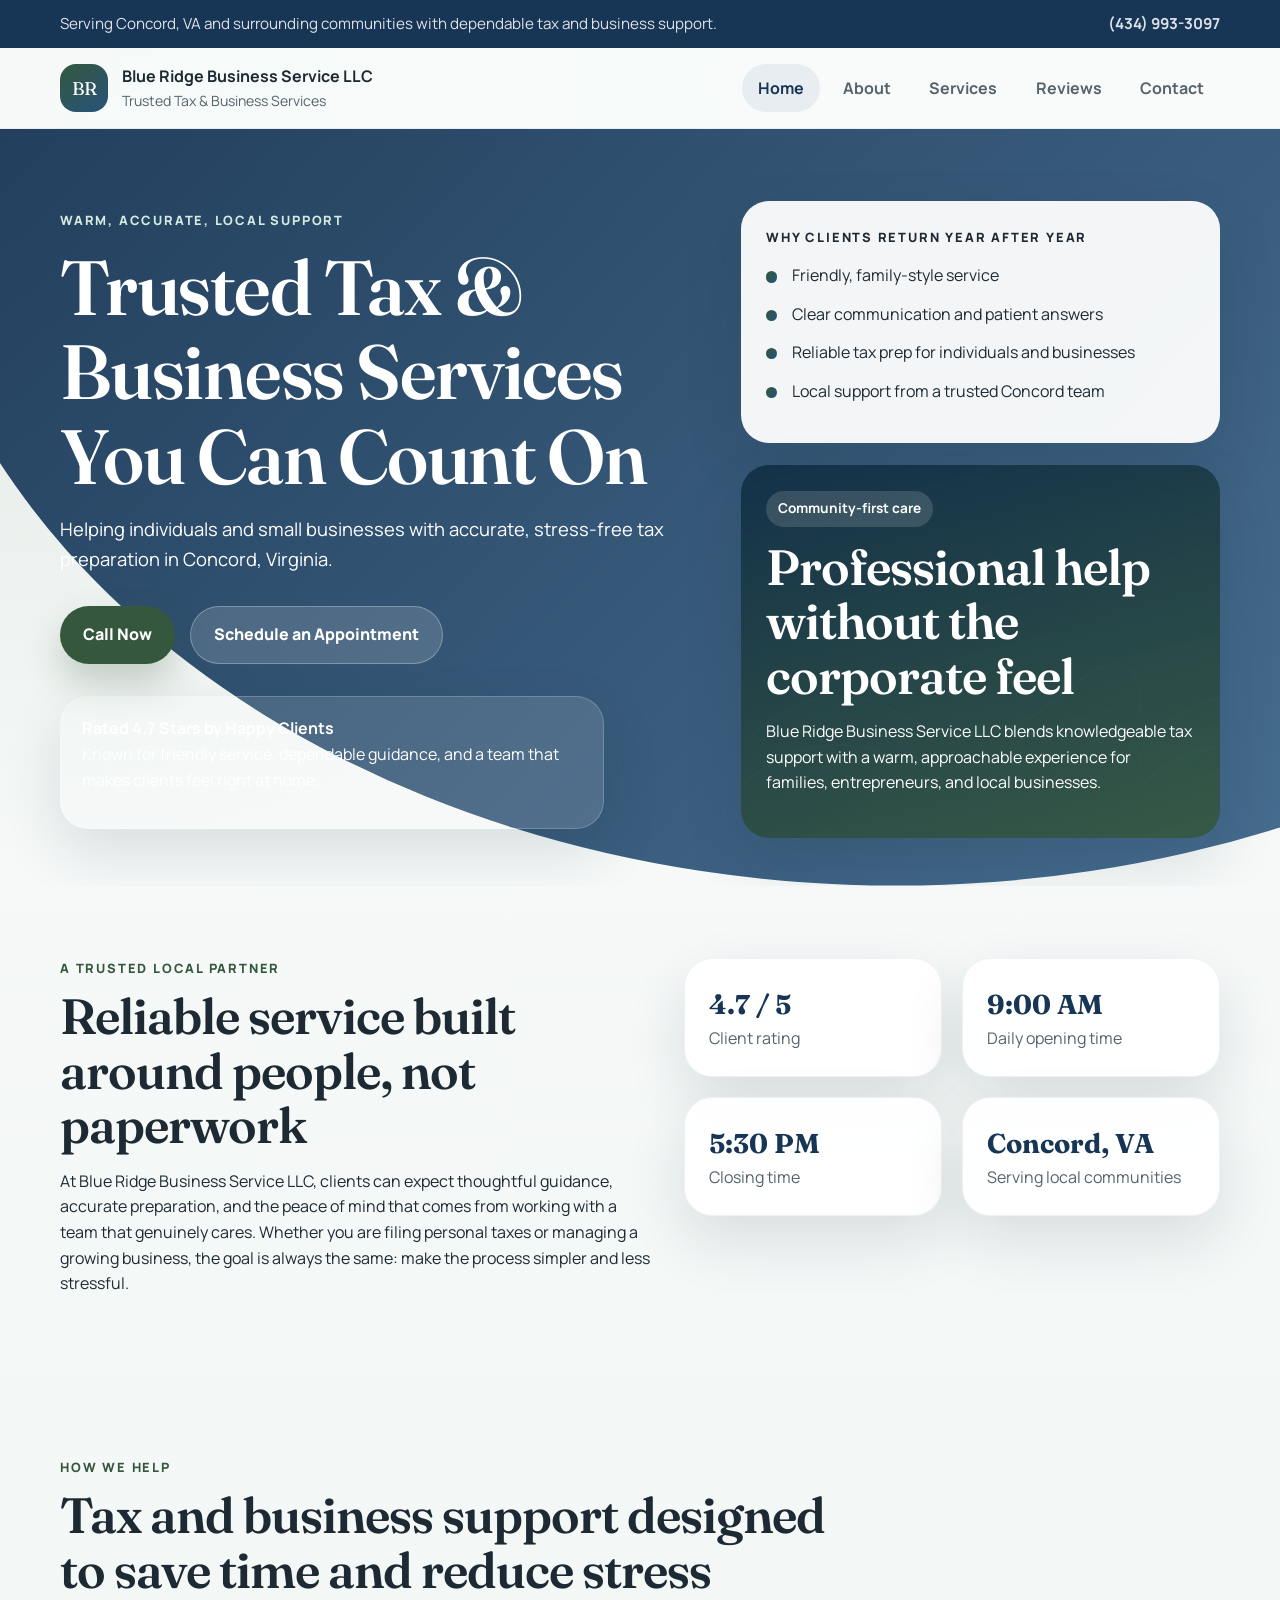
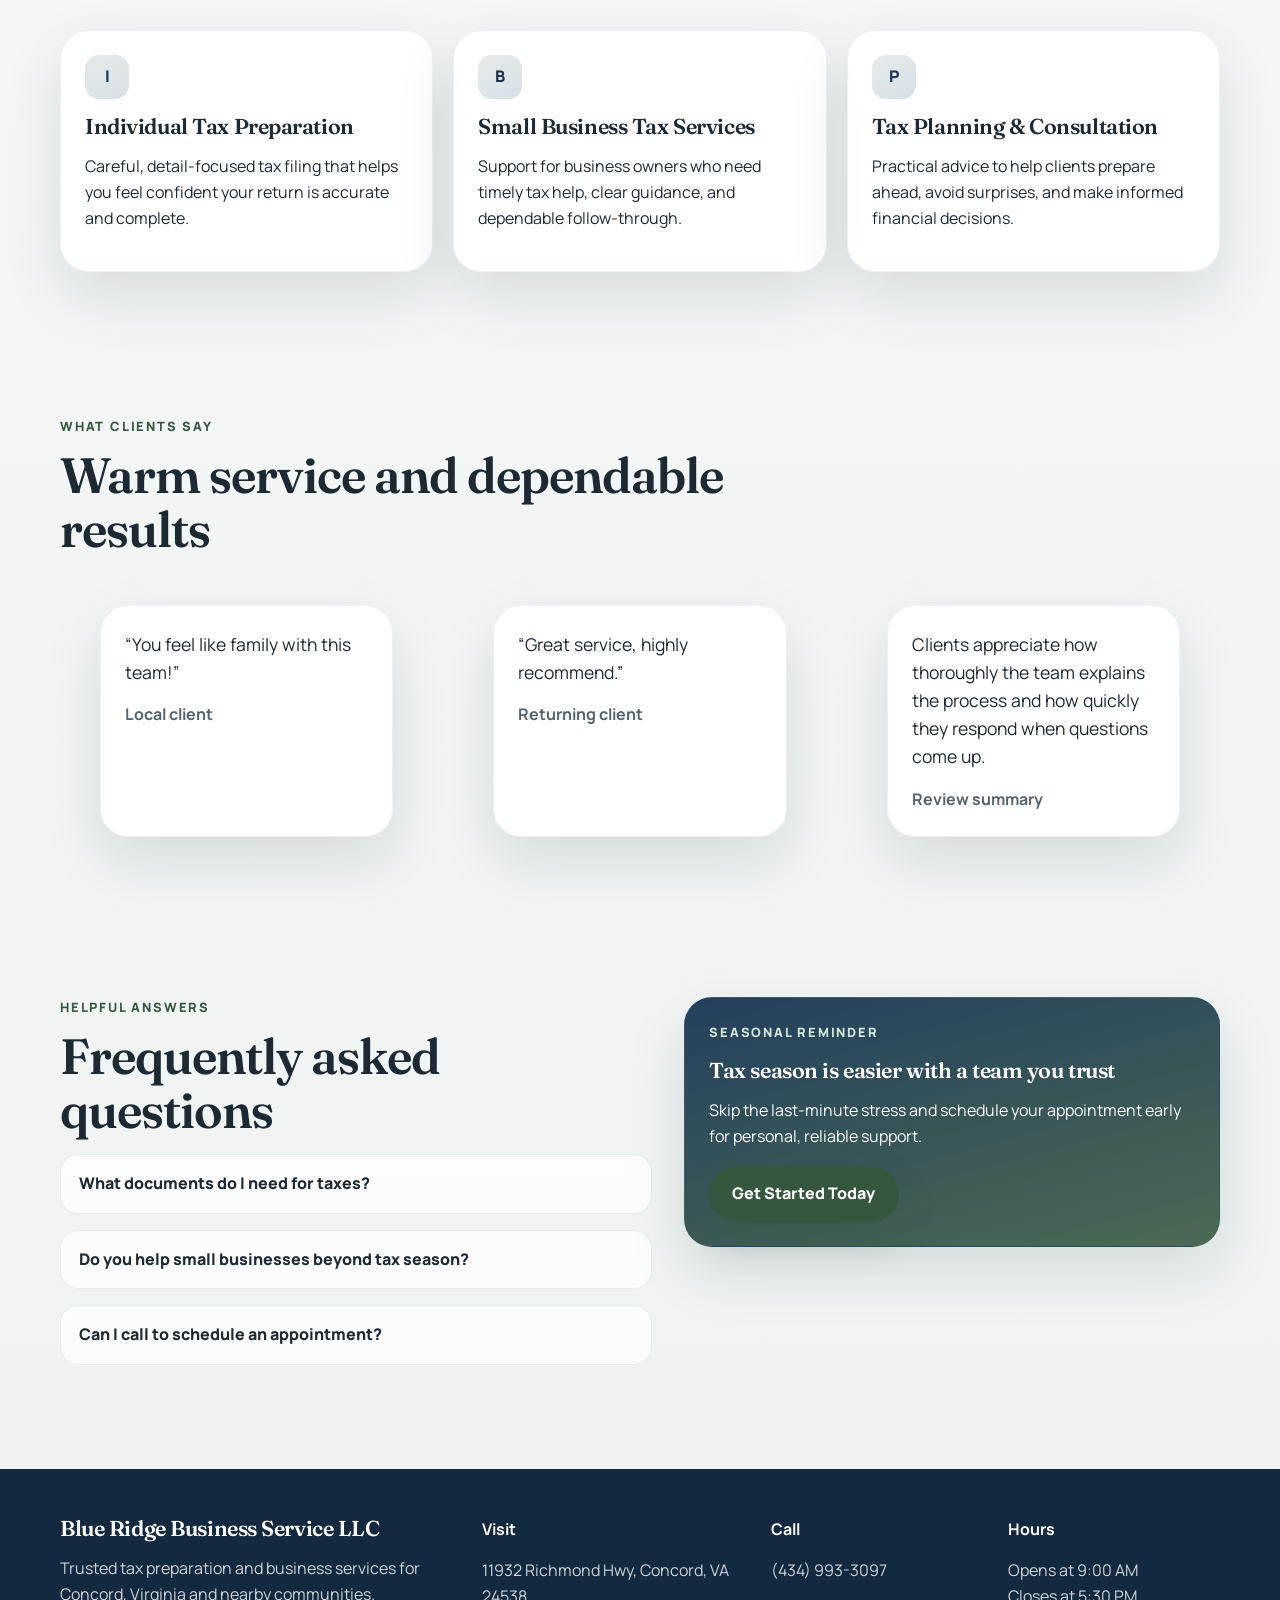
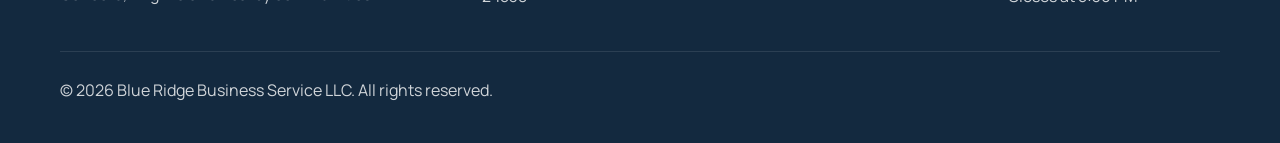
<file: index.html>
<!DOCTYPE html>
<html lang="en">
<head>
  <meta charset="UTF-8">
  <meta name="viewport" content="width=device-width, initial-scale=1.0">
  <title>Blue Ridge Business Service LLC | Tax Preparation Concord VA</title>
  <meta name="description" content="Blue Ridge Business Service LLC provides trusted tax preparation and business services in Concord, VA for individuals and small businesses.">
  <meta name="keywords" content="Tax preparation Concord VA, small business taxes Virginia, business services Concord VA, tax planning Virginia">
  <link rel="preconnect" href="https://fonts.googleapis.com">
  <link rel="preconnect" href="https://fonts.gstatic.com" crossorigin>
  <link href="https://fonts.googleapis.com/css2?family=Fraunces:wght@500;600;700&family=Manrope:wght@400;500;600;700;800&display=swap" rel="stylesheet">
  <link rel="stylesheet" href="assets/styles.css">
</head>
<body>
  <div class="topbar">
    <div class="container topbar-inner">
      <p>Serving Concord, VA and surrounding communities with dependable tax and business support.</p>
      <a href="tel:+14349933097">(434) 993-3097</a>
    </div>
  </div>
  <header class="site-header">
    <div class="container nav-wrap">
      <a class="brand" href="index.html">
        <span class="brand-mark">BR</span>
        <span>
          <strong>Blue Ridge Business Service LLC</strong>
          <small>Trusted Tax &amp; Business Services</small>
        </span>
      </a>
      <button class="nav-toggle" type="button" aria-expanded="false" aria-controls="site-nav">
        <span></span><span></span><span></span>
      </button>
      <nav id="site-nav" class="site-nav">
        <a class="active" href="index.html">Home</a>
        <a href="about.html">About</a>
        <a href="services.html">Services</a>
        <a href="reviews.html">Reviews</a>
        <a href="contact.html">Contact</a>
      </nav>
    </div>
  </header>
  <main>
    <section class="hero">
      <div class="container hero-grid">
        <div class="hero-copy">
          <p class="eyebrow">Warm, accurate, local support</p>
          <h1>Trusted Tax &amp; Business Services You Can Count On</h1>
          <p class="lead">Helping individuals and small businesses with accurate, stress-free tax preparation in Concord, Virginia.</p>
          <div class="hero-actions">
            <a class="btn btn-primary" href="tel:+14349933097">Call Now</a>
            <a class="btn btn-secondary" href="contact.html">Schedule an Appointment</a>
          </div>
          <div class="rating-card">
            <strong>Rated 4.7 Stars by Happy Clients</strong>
            <p>Known for friendly service, dependable guidance, and a team that makes clients feel right at home.</p>
          </div>
        </div>
        <div class="hero-panel">
          <div class="hero-card">
            <p class="mini-label">Why clients return year after year</p>
            <ul class="check-list">
              <li>Friendly, family-style service</li>
              <li>Clear communication and patient answers</li>
              <li>Reliable tax prep for individuals and businesses</li>
              <li>Local support from a trusted Concord team</li>
            </ul>
          </div>
          <div class="scene-card">
            <div class="scene-badge">Community-first care</div>
            <h2>Professional help without the corporate feel</h2>
            <p>Blue Ridge Business Service LLC blends knowledgeable tax support with a warm, approachable experience for families, entrepreneurs, and local businesses.</p>
          </div>
        </div>
      </div>
    </section>
    <section class="section intro-section">
      <div class="container split-layout">
        <div>
          <p class="section-tag">A trusted local partner</p>
          <h2>Reliable service built around people, not paperwork</h2>
          <p>At Blue Ridge Business Service LLC, clients can expect thoughtful guidance, accurate preparation, and the peace of mind that comes from working with a team that genuinely cares. Whether you are filing personal taxes or managing a growing business, the goal is always the same: make the process simpler and less stressful.</p>
        </div>
        <div class="stat-grid">
          <article class="stat-card"><strong>4.7 / 5</strong><span>Client rating</span></article>
          <article class="stat-card"><strong>9:00 AM</strong><span>Daily opening time</span></article>
          <article class="stat-card"><strong>5:30 PM</strong><span>Closing time</span></article>
          <article class="stat-card"><strong>Concord, VA</strong><span>Serving local communities</span></article>
        </div>
      </div>
    </section>
    <section class="section features-section">
      <div class="container">
        <div class="section-heading">
          <p class="section-tag">How we help</p>
          <h2>Tax and business support designed to save time and reduce stress</h2>
        </div>
        <div class="card-grid">
          <article class="info-card"><div class="icon-circle">I</div><h3>Individual Tax Preparation</h3><p>Careful, detail-focused tax filing that helps you feel confident your return is accurate and complete.</p></article>
          <article class="info-card"><div class="icon-circle">B</div><h3>Small Business Tax Services</h3><p>Support for business owners who need timely tax help, clear guidance, and dependable follow-through.</p></article>
          <article class="info-card"><div class="icon-circle">P</div><h3>Tax Planning &amp; Consultation</h3><p>Practical advice to help clients prepare ahead, avoid surprises, and make informed financial decisions.</p></article>
        </div>
      </div>
    </section>
    <section class="section testimonial-section">
      <div class="container">
        <div class="section-heading">
          <p class="section-tag">What clients say</p>
          <h2>Warm service and dependable results</h2>
        </div>
        <div class="testimonial-grid">
          <blockquote class="testimonial-card"><p>“You feel like family with this team!”</p><span>Local client</span></blockquote>
          <blockquote class="testimonial-card"><p>“Great service, highly recommend.”</p><span>Returning client</span></blockquote>
          <blockquote class="testimonial-card"><p>Clients appreciate how thoroughly the team explains the process and how quickly they respond when questions come up.</p><span>Review summary</span></blockquote>
        </div>
      </div>
    </section>
    <section class="section faq-section">
      <div class="container split-layout">
        <div>
          <p class="section-tag">Helpful answers</p>
          <h2>Frequently asked questions</h2>
          <div class="faq-list">
            <details><summary>What documents do I need for taxes?</summary><p>Bring identification, income forms like W-2s or 1099s, prior-year returns if available, and any documents related to deductions, credits, or business expenses.</p></details>
            <details><summary>Do you help small businesses beyond tax season?</summary><p>Yes. Blue Ridge Business Service LLC supports local businesses with ongoing tax guidance and general business services that help owners stay organized and prepared.</p></details>
            <details><summary>Can I call to schedule an appointment?</summary><p>Absolutely. The click-to-call number on every page makes it easy to connect directly with the office and schedule your visit.</p></details>
          </div>
        </div>
        <aside class="seasonal-banner">
          <p class="mini-label">Seasonal reminder</p>
          <h3>Tax season is easier with a team you trust</h3>
          <p>Skip the last-minute stress and schedule your appointment early for personal, reliable support.</p>
          <a class="btn btn-primary" href="contact.html">Get Started Today</a>
        </aside>
      </div>
    </section>
  </main>
  <footer class="site-footer">
    <div class="container footer-grid">
      <div><h3>Blue Ridge Business Service LLC</h3><p>Trusted tax preparation and business services for Concord, Virginia and nearby communities.</p></div>
      <div><p><strong>Visit</strong></p><p>11932 Richmond Hwy, Concord, VA 24538</p></div>
      <div><p><strong>Call</strong></p><p><a href="tel:+14349933097">(434) 993-3097</a></p></div>
      <div><p><strong>Hours</strong></p><p>Opens at 9:00 AM<br>Closes at 5:30 PM</p></div>
    </div>
    <div class="container footer-bottom"><p>&copy; <span id="year"></span> Blue Ridge Business Service LLC. All rights reserved.</p></div>
  </footer>
  <script src="assets/script.js"></script>
</body>
</html>
</file>
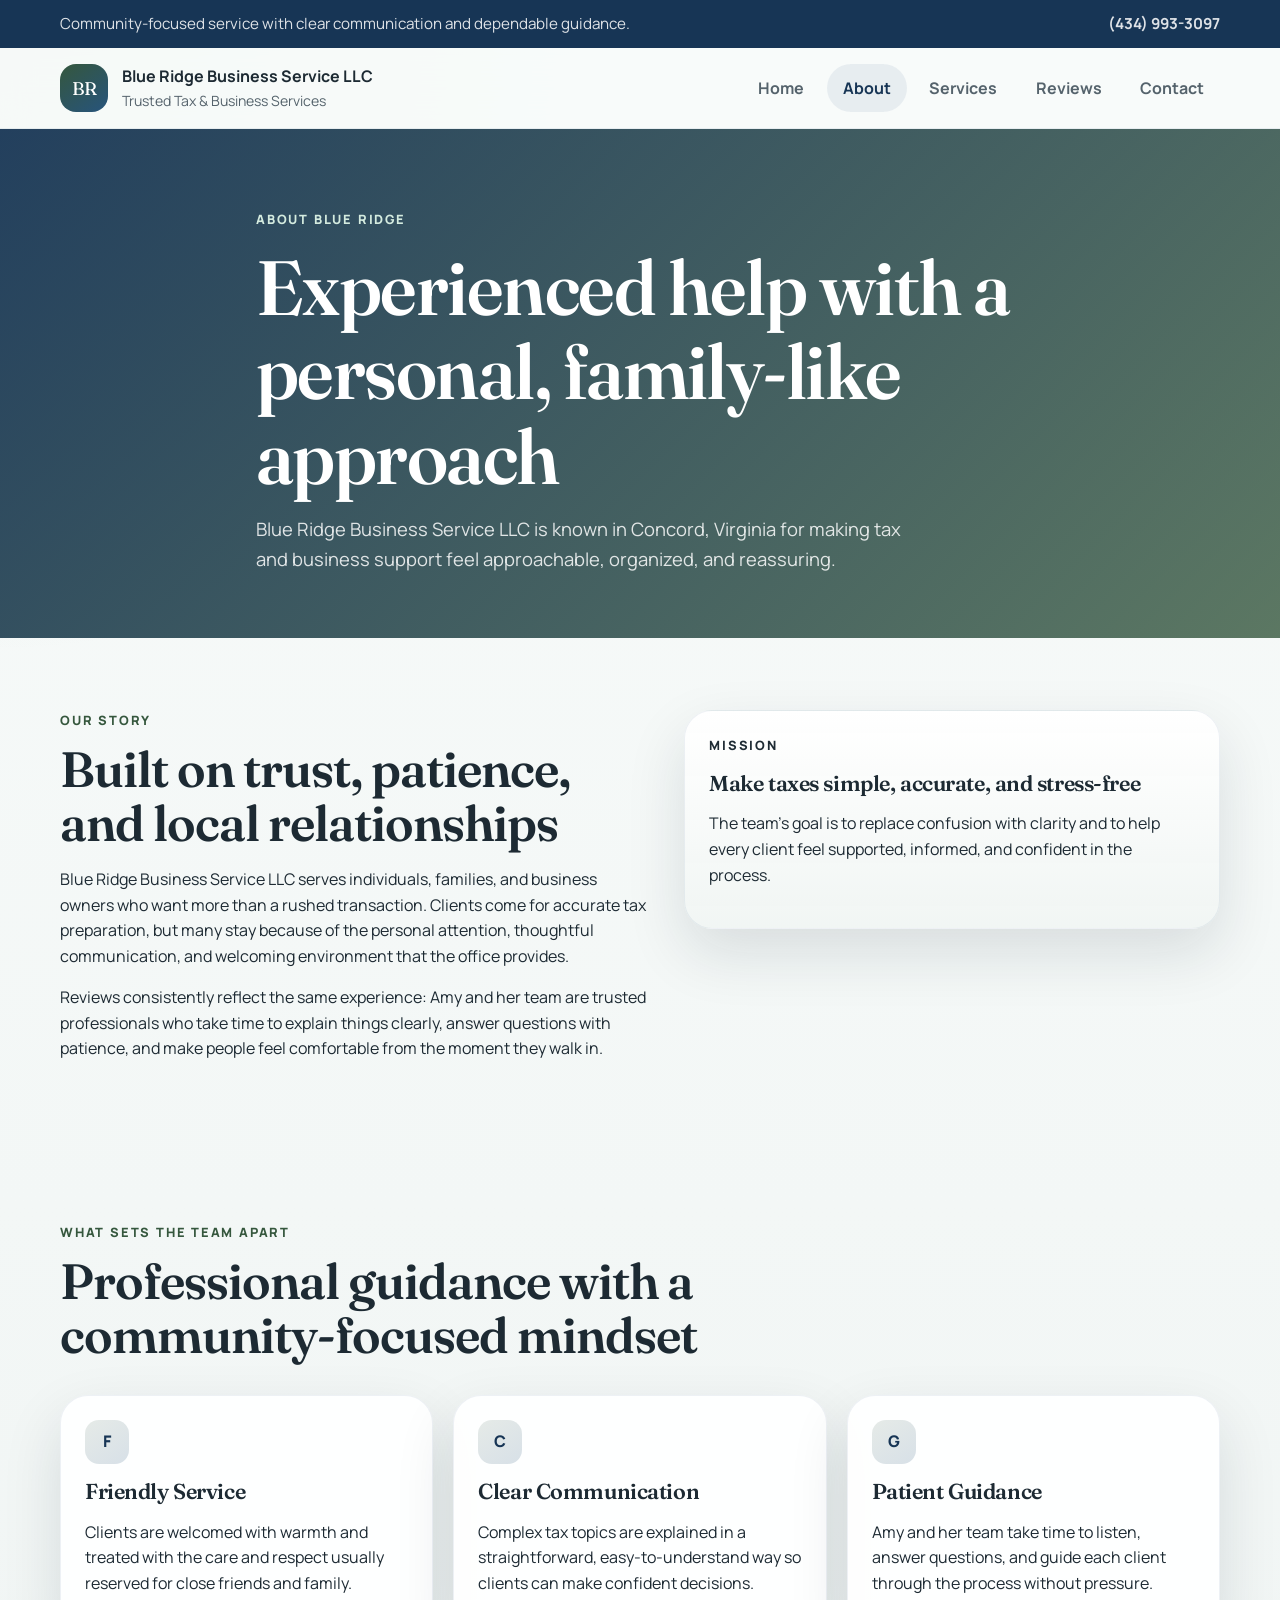
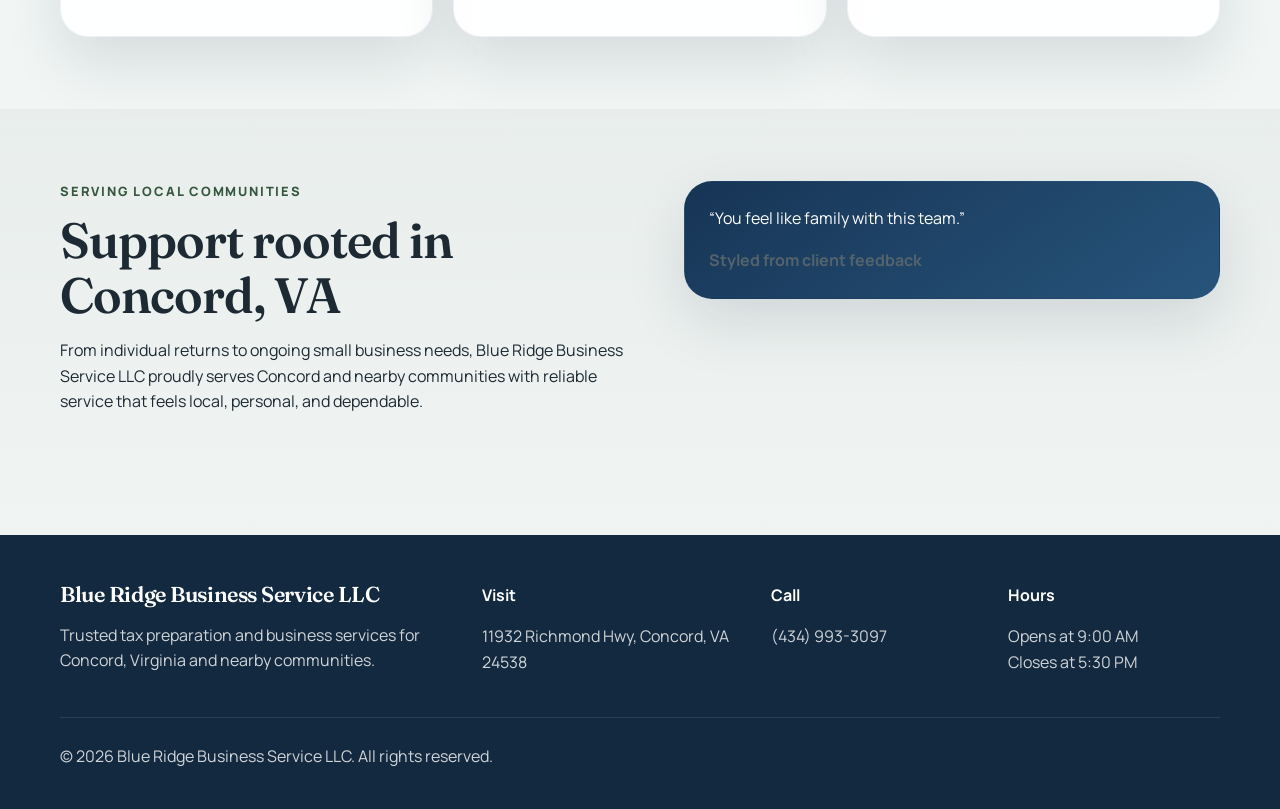
<file: about.html>
<!DOCTYPE html>
<html lang="en">
<head>
  <meta charset="UTF-8">
  <meta name="viewport" content="width=device-width, initial-scale=1.0">
  <title>About | Blue Ridge Business Service LLC</title>
  <meta name="description" content="Learn about Blue Ridge Business Service LLC, a community-focused tax preparation and business services firm in Concord, VA.">
  <link rel="preconnect" href="https://fonts.googleapis.com">
  <link rel="preconnect" href="https://fonts.gstatic.com" crossorigin>
  <link href="https://fonts.googleapis.com/css2?family=Fraunces:wght@500;600;700&family=Manrope:wght@400;500;600;700;800&display=swap" rel="stylesheet">
  <link rel="stylesheet" href="assets/styles.css">
</head>
<body>
  <div class="topbar"><div class="container topbar-inner"><p>Community-focused service with clear communication and dependable guidance.</p><a href="tel:+14349933097">(434) 993-3097</a></div></div>
  <header class="site-header">
    <div class="container nav-wrap">
      <a class="brand" href="index.html"><span class="brand-mark">BR</span><span><strong>Blue Ridge Business Service LLC</strong><small>Trusted Tax &amp; Business Services</small></span></a>
      <button class="nav-toggle" type="button" aria-expanded="false" aria-controls="site-nav"><span></span><span></span><span></span></button>
      <nav id="site-nav" class="site-nav">
        <a href="index.html">Home</a><a class="active" href="about.html">About</a><a href="services.html">Services</a><a href="reviews.html">Reviews</a><a href="contact.html">Contact</a>
      </nav>
    </div>
  </header>
  <main>
    <section class="page-hero page-hero-about">
      <div class="container narrow-copy">
        <p class="eyebrow">About Blue Ridge</p>
        <h1>Experienced help with a personal, family-like approach</h1>
        <p class="lead">Blue Ridge Business Service LLC is known in Concord, Virginia for making tax and business support feel approachable, organized, and reassuring.</p>
      </div>
    </section>
    <section class="section">
      <div class="container split-layout">
        <div>
          <p class="section-tag">Our story</p>
          <h2>Built on trust, patience, and local relationships</h2>
          <p>Blue Ridge Business Service LLC serves individuals, families, and business owners who want more than a rushed transaction. Clients come for accurate tax preparation, but many stay because of the personal attention, thoughtful communication, and welcoming environment that the office provides.</p>
          <p>Reviews consistently reflect the same experience: Amy and her team are trusted professionals who take time to explain things clearly, answer questions with patience, and make people feel comfortable from the moment they walk in.</p>
        </div>
        <div class="content-card accent-card">
          <p class="mini-label">Mission</p>
          <h3>Make taxes simple, accurate, and stress-free</h3>
          <p>The team’s goal is to replace confusion with clarity and to help every client feel supported, informed, and confident in the process.</p>
        </div>
      </div>
    </section>
    <section class="section">
      <div class="container">
        <div class="section-heading">
          <p class="section-tag">What sets the team apart</p>
          <h2>Professional guidance with a community-focused mindset</h2>
        </div>
        <div class="card-grid">
          <article class="info-card"><div class="icon-circle">F</div><h3>Friendly Service</h3><p>Clients are welcomed with warmth and treated with the care and respect usually reserved for close friends and family.</p></article>
          <article class="info-card"><div class="icon-circle">C</div><h3>Clear Communication</h3><p>Complex tax topics are explained in a straightforward, easy-to-understand way so clients can make confident decisions.</p></article>
          <article class="info-card"><div class="icon-circle">G</div><h3>Patient Guidance</h3><p>Amy and her team take time to listen, answer questions, and guide each client through the process without pressure.</p></article>
        </div>
      </div>
    </section>
    <section class="section highlight-strip">
      <div class="container split-layout">
        <div>
          <p class="section-tag">Serving local communities</p>
          <h2>Support rooted in Concord, VA</h2>
          <p>From individual returns to ongoing small business needs, Blue Ridge Business Service LLC proudly serves Concord and nearby communities with reliable service that feels local, personal, and dependable.</p>
        </div>
        <div class="quote-box"><p>“You feel like family with this team.”</p><span>Styled from client feedback</span></div>
      </div>
    </section>
  </main>
  <footer class="site-footer">
    <div class="container footer-grid">
      <div><h3>Blue Ridge Business Service LLC</h3><p>Trusted tax preparation and business services for Concord, Virginia and nearby communities.</p></div>
      <div><p><strong>Visit</strong></p><p>11932 Richmond Hwy, Concord, VA 24538</p></div>
      <div><p><strong>Call</strong></p><p><a href="tel:+14349933097">(434) 993-3097</a></p></div>
      <div><p><strong>Hours</strong></p><p>Opens at 9:00 AM<br>Closes at 5:30 PM</p></div>
    </div>
    <div class="container footer-bottom"><p>&copy; <span id="year"></span> Blue Ridge Business Service LLC. All rights reserved.</p></div>
  </footer>
  <script src="assets/script.js"></script>
</body>
</html>
</file>
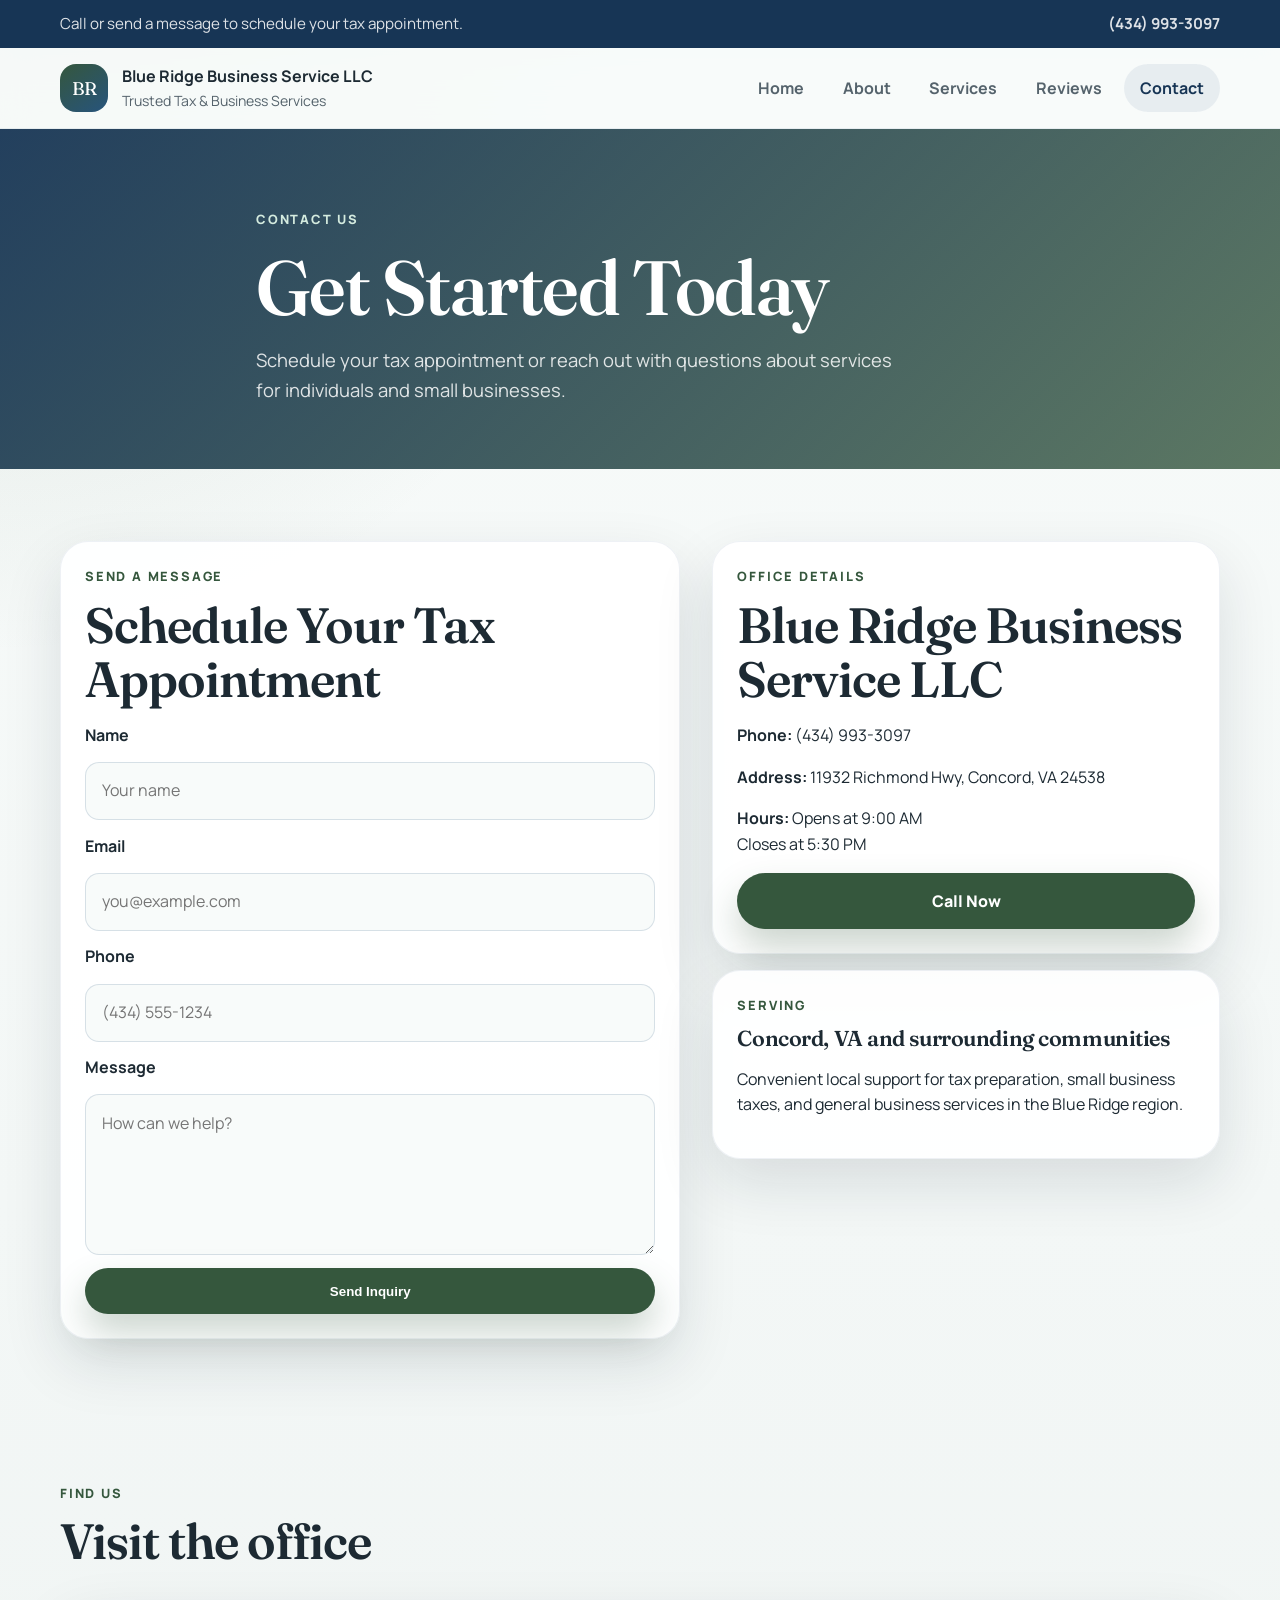
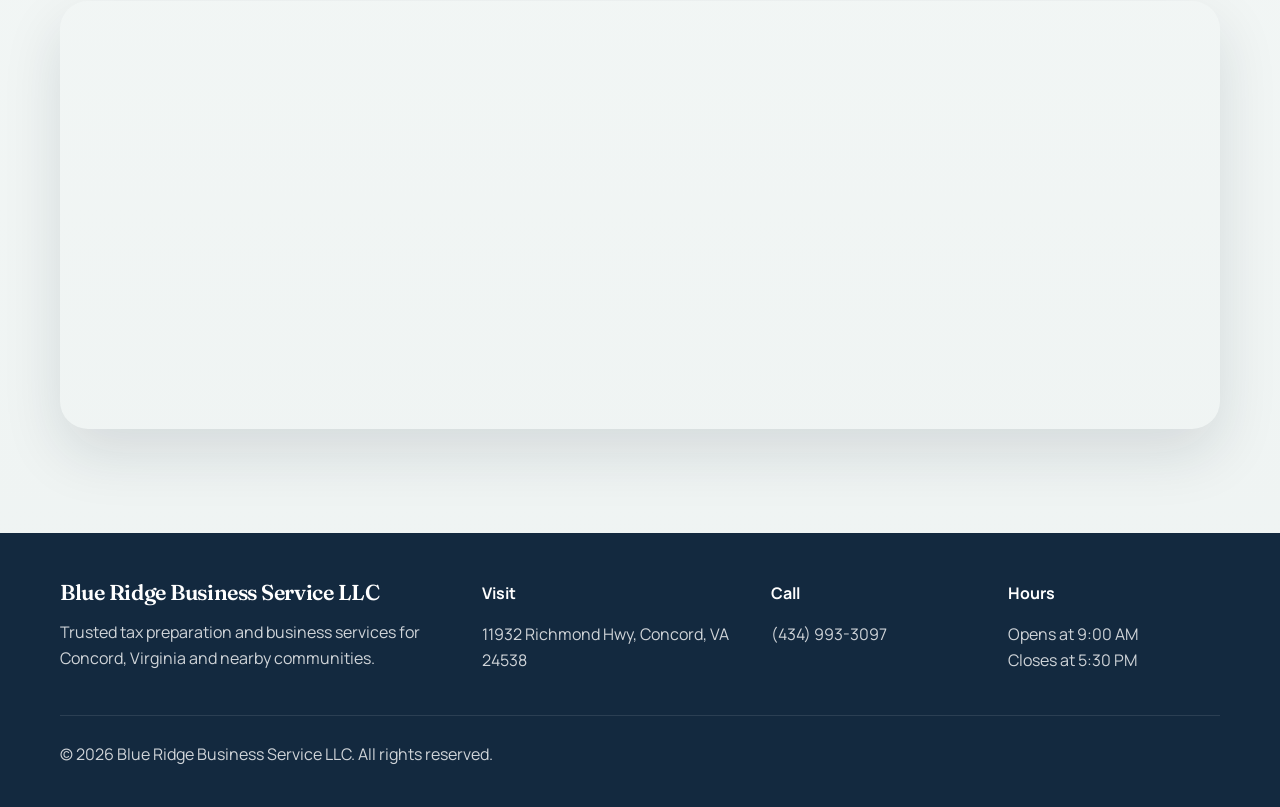
<file: contact.html>
<!DOCTYPE html>
<html lang="en">
<head>
  <meta charset="UTF-8">
  <meta name="viewport" content="width=device-width, initial-scale=1.0">
  <title>Contact | Blue Ridge Business Service LLC</title>
  <meta name="description" content="Contact Blue Ridge Business Service LLC in Concord, VA for tax preparation and business services.">
  <link rel="preconnect" href="https://fonts.googleapis.com">
  <link rel="preconnect" href="https://fonts.gstatic.com" crossorigin>
  <link href="https://fonts.googleapis.com/css2?family=Fraunces:wght@500;600;700&family=Manrope:wght@400;500;600;700;800&display=swap" rel="stylesheet">
  <link rel="stylesheet" href="assets/styles.css">
</head>
<body>
  <div class="topbar"><div class="container topbar-inner"><p>Call or send a message to schedule your tax appointment.</p><a href="tel:+14349933097">(434) 993-3097</a></div></div>
  <header class="site-header">
    <div class="container nav-wrap">
      <a class="brand" href="index.html"><span class="brand-mark">BR</span><span><strong>Blue Ridge Business Service LLC</strong><small>Trusted Tax &amp; Business Services</small></span></a>
      <button class="nav-toggle" type="button" aria-expanded="false" aria-controls="site-nav"><span></span><span></span><span></span></button>
      <nav id="site-nav" class="site-nav">
        <a href="index.html">Home</a><a href="about.html">About</a><a href="services.html">Services</a><a href="reviews.html">Reviews</a><a class="active" href="contact.html">Contact</a>
      </nav>
    </div>
  </header>
  <main>
    <section class="page-hero page-hero-contact">
      <div class="container narrow-copy">
        <p class="eyebrow">Contact Us</p>
        <h1>Get Started Today</h1>
        <p class="lead">Schedule your tax appointment or reach out with questions about services for individuals and small businesses.</p>
      </div>
    </section>
    <section class="section">
      <div class="container contact-layout">
        <div class="content-card">
          <p class="section-tag">Send a message</p>
          <h2>Schedule Your Tax Appointment</h2>
          <form class="contact-form">
            <label for="name">Name</label>
            <input id="name" name="name" type="text" placeholder="Your name" required>
            <label for="email">Email</label>
            <input id="email" name="email" type="email" placeholder="you@example.com" required>
            <label for="phone">Phone</label>
            <input id="phone" name="phone" type="tel" placeholder="(434) 555-1234">
            <label for="message">Message</label>
            <textarea id="message" name="message" rows="5" placeholder="How can we help?"></textarea>
            <button class="btn btn-primary" type="submit">Send Inquiry</button>
          </form>
        </div>
        <div class="contact-sidebar">
          <div class="content-card">
            <p class="section-tag">Office details</p>
            <h2>Blue Ridge Business Service LLC</h2>
            <p><strong>Phone:</strong> <a href="tel:+14349933097">(434) 993-3097</a></p>
            <p><strong>Address:</strong> 11932 Richmond Hwy, Concord, VA 24538</p>
            <p><strong>Hours:</strong> Opens at 9:00 AM<br>Closes at 5:30 PM</p>
            <a class="btn btn-primary btn-full" href="tel:+14349933097">Call Now</a>
          </div>
          <div class="content-card">
            <p class="section-tag">Serving</p>
            <h3>Concord, VA and surrounding communities</h3>
            <p>Convenient local support for tax preparation, small business taxes, and general business services in the Blue Ridge region.</p>
          </div>
        </div>
      </div>
    </section>
    <section class="section">
      <div class="container">
        <div class="section-heading"><p class="section-tag">Find us</p><h2>Visit the office</h2></div>
        <div class="map-frame">
          <iframe title="Blue Ridge Business Service LLC map" src="https://www.google.com/maps?q=11932%20Richmond%20Hwy%2C%20Concord%2C%20VA%2024538&z=14&output=embed" loading="lazy" referrerpolicy="no-referrer-when-downgrade" allowfullscreen></iframe>
        </div>
      </div>
    </section>
  </main>
  <footer class="site-footer">
    <div class="container footer-grid">
      <div><h3>Blue Ridge Business Service LLC</h3><p>Trusted tax preparation and business services for Concord, Virginia and nearby communities.</p></div>
      <div><p><strong>Visit</strong></p><p>11932 Richmond Hwy, Concord, VA 24538</p></div>
      <div><p><strong>Call</strong></p><p><a href="tel:+14349933097">(434) 993-3097</a></p></div>
      <div><p><strong>Hours</strong></p><p>Opens at 9:00 AM<br>Closes at 5:30 PM</p></div>
    </div>
    <div class="container footer-bottom"><p>&copy; <span id="year"></span> Blue Ridge Business Service LLC. All rights reserved.</p></div>
  </footer>
  <script src="assets/script.js"></script>
</body>
</html>
</file>
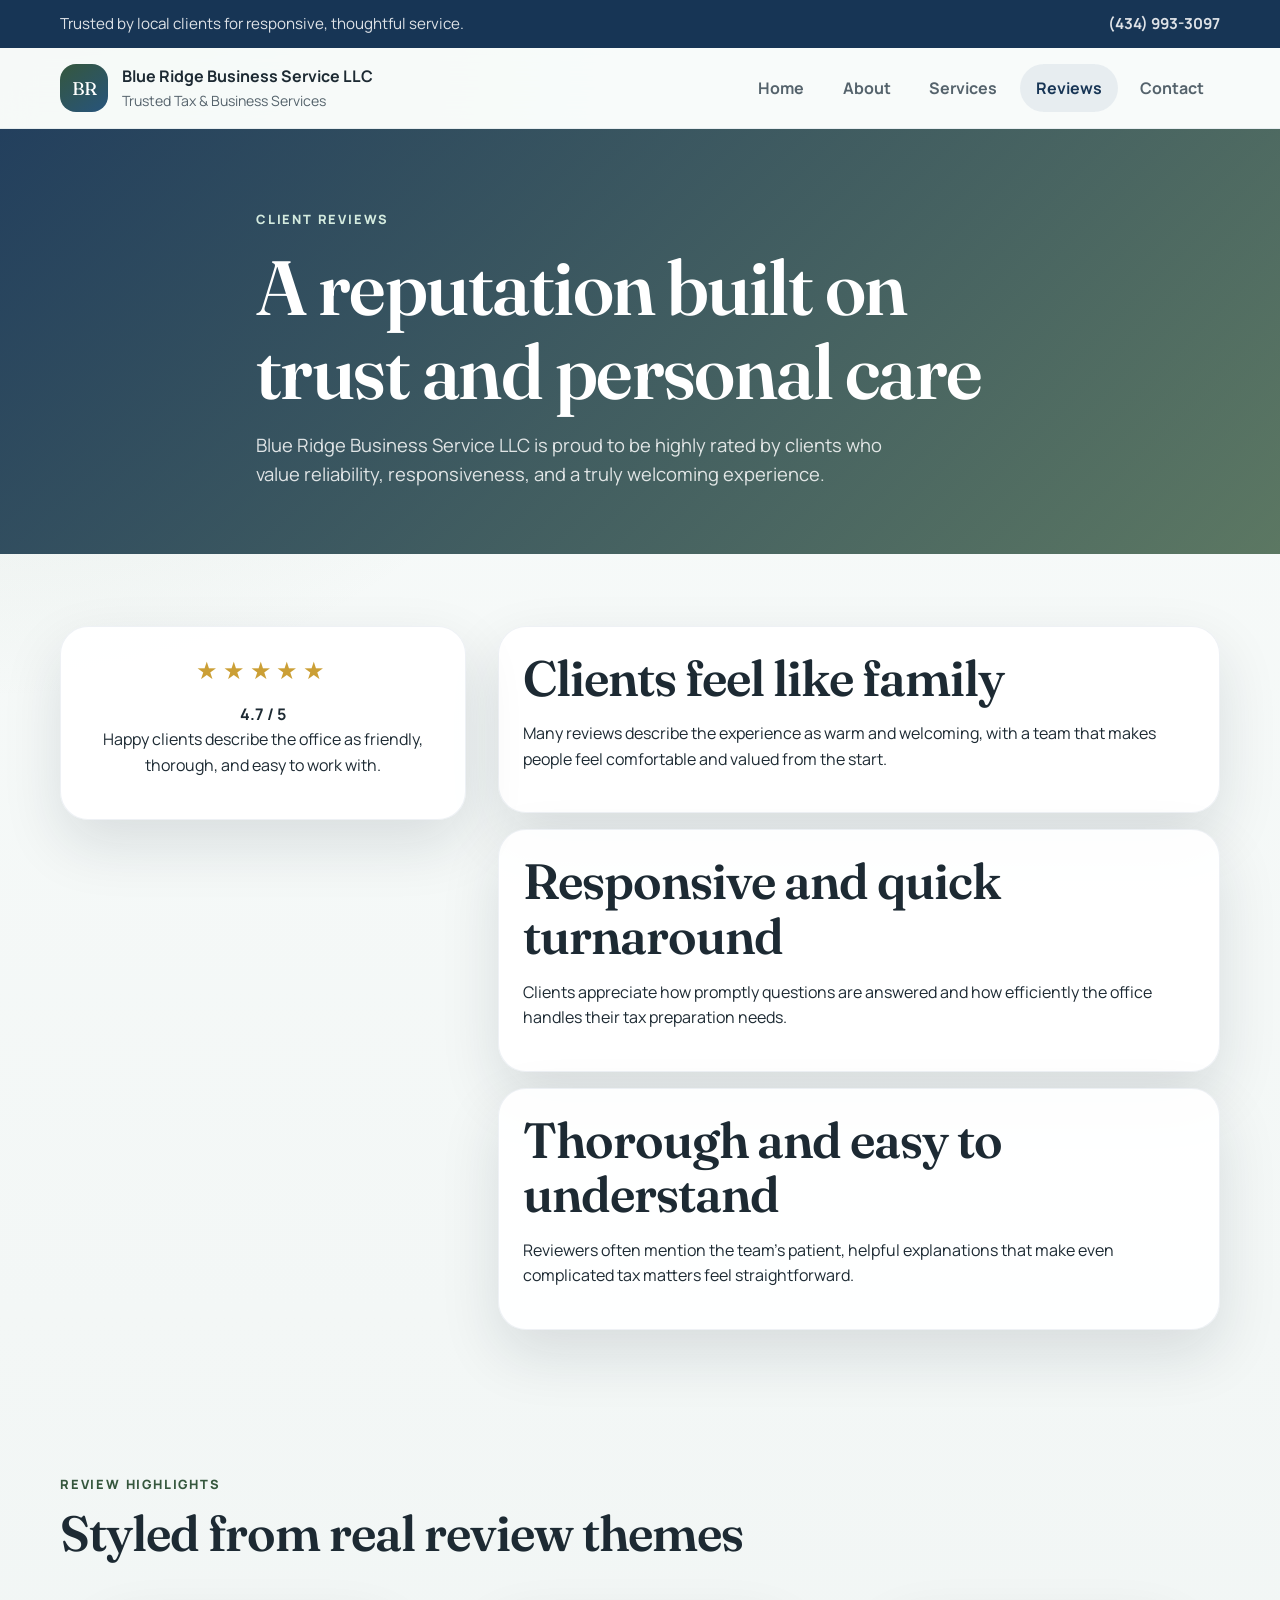
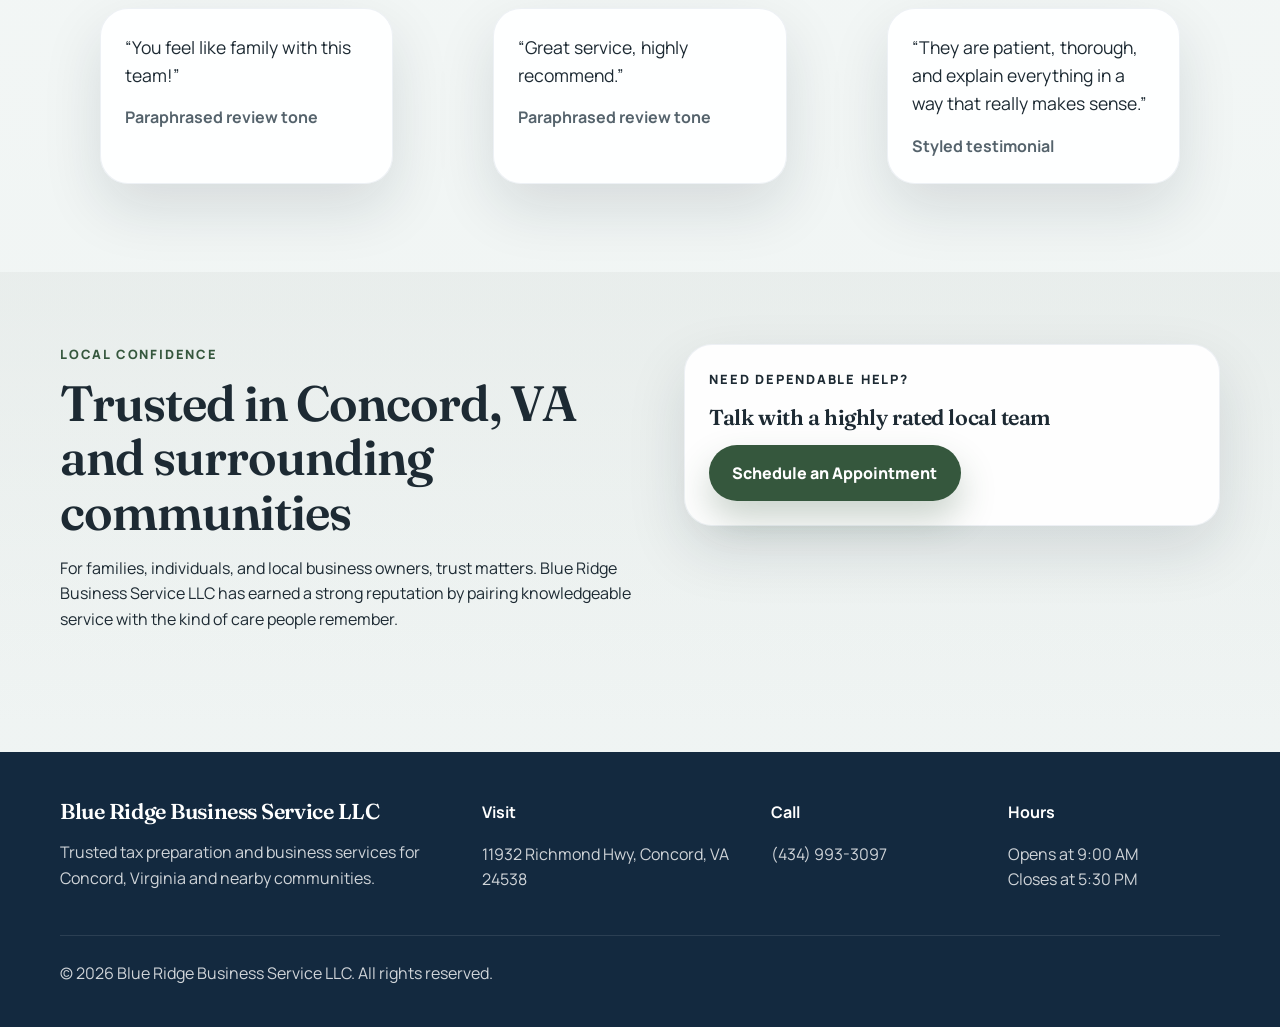
<file: reviews.html>
<!DOCTYPE html>
<html lang="en">
<head>
  <meta charset="UTF-8">
  <meta name="viewport" content="width=device-width, initial-scale=1.0">
  <title>Reviews | Blue Ridge Business Service LLC</title>
  <meta name="description" content="See why Blue Ridge Business Service LLC is highly rated for tax preparation and business services in Concord, VA.">
  <link rel="preconnect" href="https://fonts.googleapis.com">
  <link rel="preconnect" href="https://fonts.gstatic.com" crossorigin>
  <link href="https://fonts.googleapis.com/css2?family=Fraunces:wght@500;600;700&family=Manrope:wght@400;500;600;700;800&display=swap" rel="stylesheet">
  <link rel="stylesheet" href="assets/styles.css">
</head>
<body>
  <div class="topbar"><div class="container topbar-inner"><p>Trusted by local clients for responsive, thoughtful service.</p><a href="tel:+14349933097">(434) 993-3097</a></div></div>
  <header class="site-header">
    <div class="container nav-wrap">
      <a class="brand" href="index.html"><span class="brand-mark">BR</span><span><strong>Blue Ridge Business Service LLC</strong><small>Trusted Tax &amp; Business Services</small></span></a>
      <button class="nav-toggle" type="button" aria-expanded="false" aria-controls="site-nav"><span></span><span></span><span></span></button>
      <nav id="site-nav" class="site-nav">
        <a href="index.html">Home</a><a href="about.html">About</a><a href="services.html">Services</a><a class="active" href="reviews.html">Reviews</a><a href="contact.html">Contact</a>
      </nav>
    </div>
  </header>
  <main>
    <section class="page-hero page-hero-reviews">
      <div class="container narrow-copy">
        <p class="eyebrow">Client Reviews</p>
        <h1>A reputation built on trust and personal care</h1>
        <p class="lead">Blue Ridge Business Service LLC is proud to be highly rated by clients who value reliability, responsiveness, and a truly welcoming experience.</p>
      </div>
    </section>
    <section class="section">
      <div class="container reviews-layout">
        <div class="rating-panel">
          <div class="stars" aria-label="Rated 4.7 out of 5 stars">★★★★★</div>
          <strong>4.7 / 5</strong>
          <p>Happy clients describe the office as friendly, thorough, and easy to work with.</p>
        </div>
        <div class="review-list">
          <article class="review-card"><h2>Clients feel like family</h2><p>Many reviews describe the experience as warm and welcoming, with a team that makes people feel comfortable and valued from the start.</p></article>
          <article class="review-card"><h2>Responsive and quick turnaround</h2><p>Clients appreciate how promptly questions are answered and how efficiently the office handles their tax preparation needs.</p></article>
          <article class="review-card"><h2>Thorough and easy to understand</h2><p>Reviewers often mention the team’s patient, helpful explanations that make even complicated tax matters feel straightforward.</p></article>
        </div>
      </div>
    </section>
    <section class="section testimonial-section">
      <div class="container">
        <div class="section-heading">
          <p class="section-tag">Review highlights</p>
          <h2>Styled from real review themes</h2>
        </div>
        <div class="testimonial-grid">
          <blockquote class="testimonial-card"><p>“You feel like family with this team!”</p><span>Paraphrased review tone</span></blockquote>
          <blockquote class="testimonial-card"><p>“Great service, highly recommend.”</p><span>Paraphrased review tone</span></blockquote>
          <blockquote class="testimonial-card"><p>“They are patient, thorough, and explain everything in a way that really makes sense.”</p><span>Styled testimonial</span></blockquote>
        </div>
      </div>
    </section>
    <section class="section highlight-strip">
      <div class="container split-layout">
        <div><p class="section-tag">Local confidence</p><h2>Trusted in Concord, VA and surrounding communities</h2><p>For families, individuals, and local business owners, trust matters. Blue Ridge Business Service LLC has earned a strong reputation by pairing knowledgeable service with the kind of care people remember.</p></div>
        <aside class="content-card"><p class="mini-label">Need dependable help?</p><h3>Talk with a highly rated local team</h3><a class="btn btn-primary" href="contact.html">Schedule an Appointment</a></aside>
      </div>
    </section>
  </main>
  <footer class="site-footer">
    <div class="container footer-grid">
      <div><h3>Blue Ridge Business Service LLC</h3><p>Trusted tax preparation and business services for Concord, Virginia and nearby communities.</p></div>
      <div><p><strong>Visit</strong></p><p>11932 Richmond Hwy, Concord, VA 24538</p></div>
      <div><p><strong>Call</strong></p><p><a href="tel:+14349933097">(434) 993-3097</a></p></div>
      <div><p><strong>Hours</strong></p><p>Opens at 9:00 AM<br>Closes at 5:30 PM</p></div>
    </div>
    <div class="container footer-bottom"><p>&copy; <span id="year"></span> Blue Ridge Business Service LLC. All rights reserved.</p></div>
  </footer>
  <script src="assets/script.js"></script>
</body>
</html>
</file>
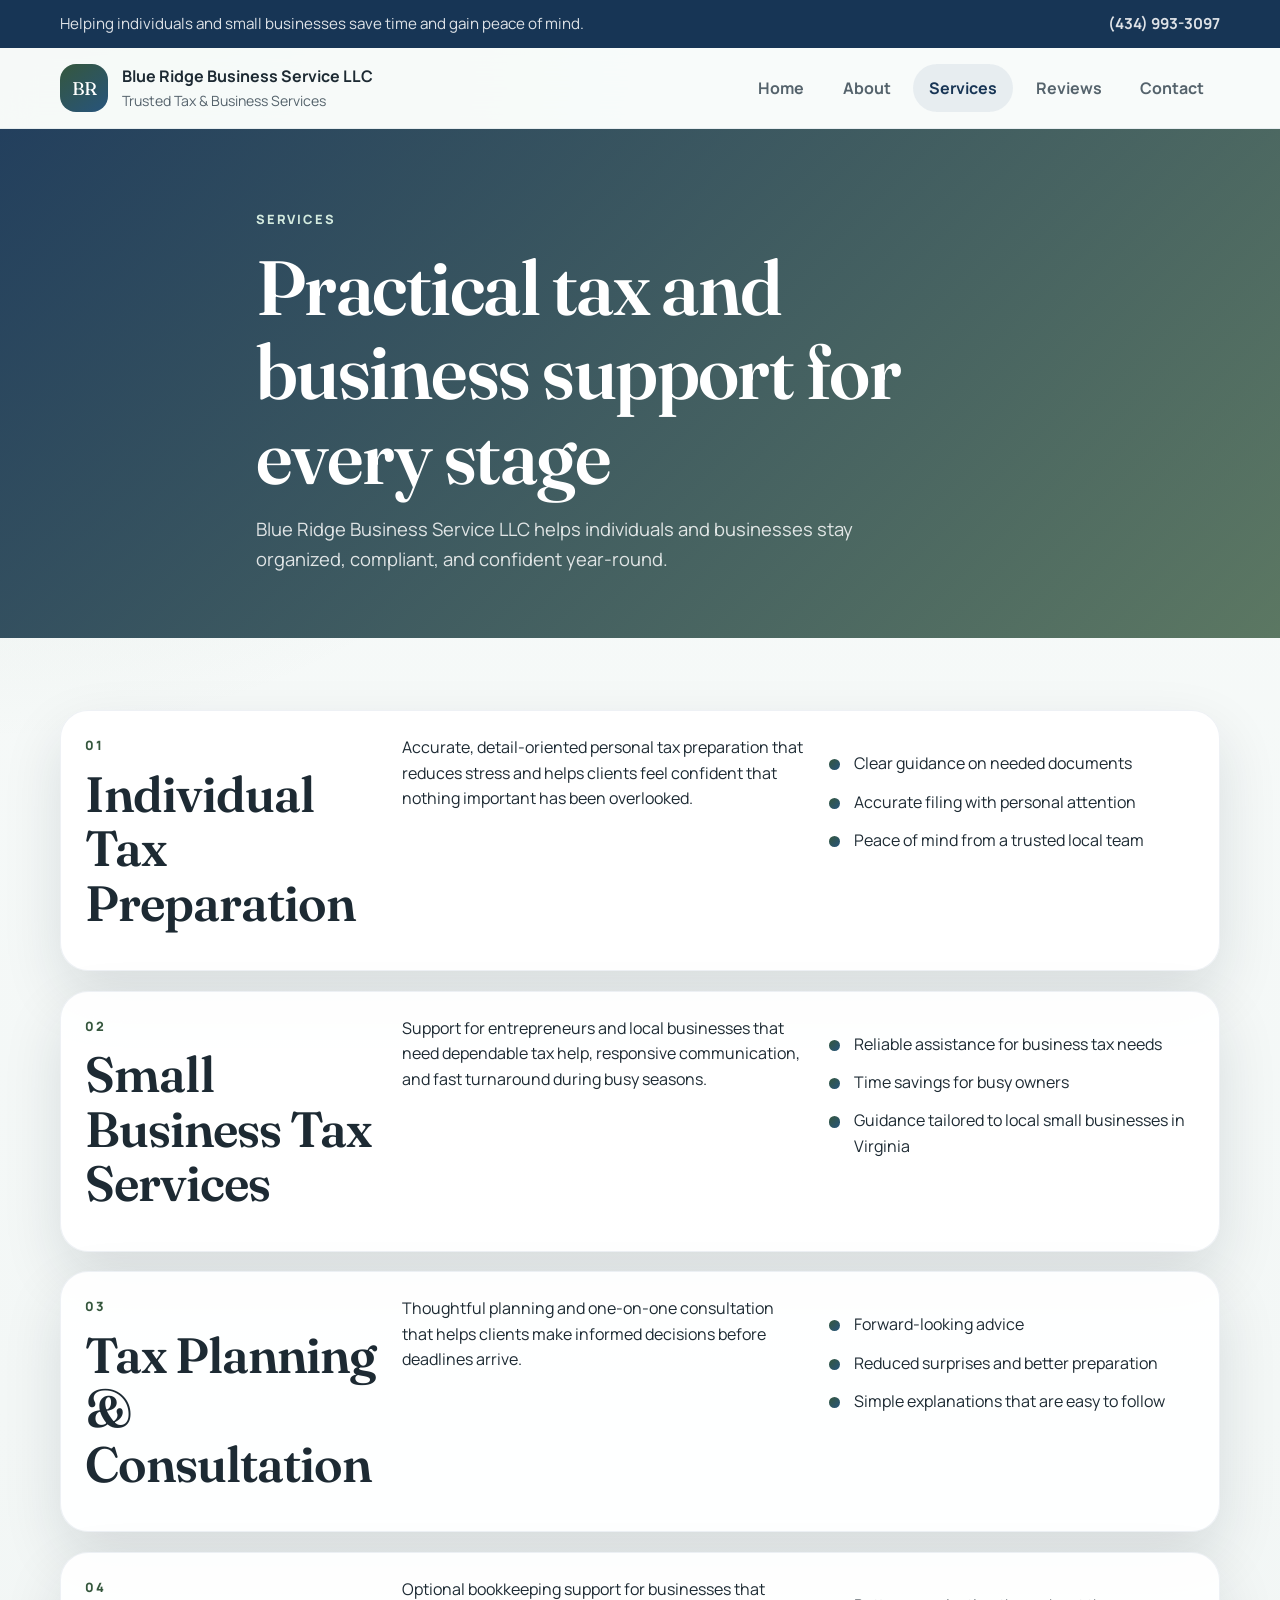
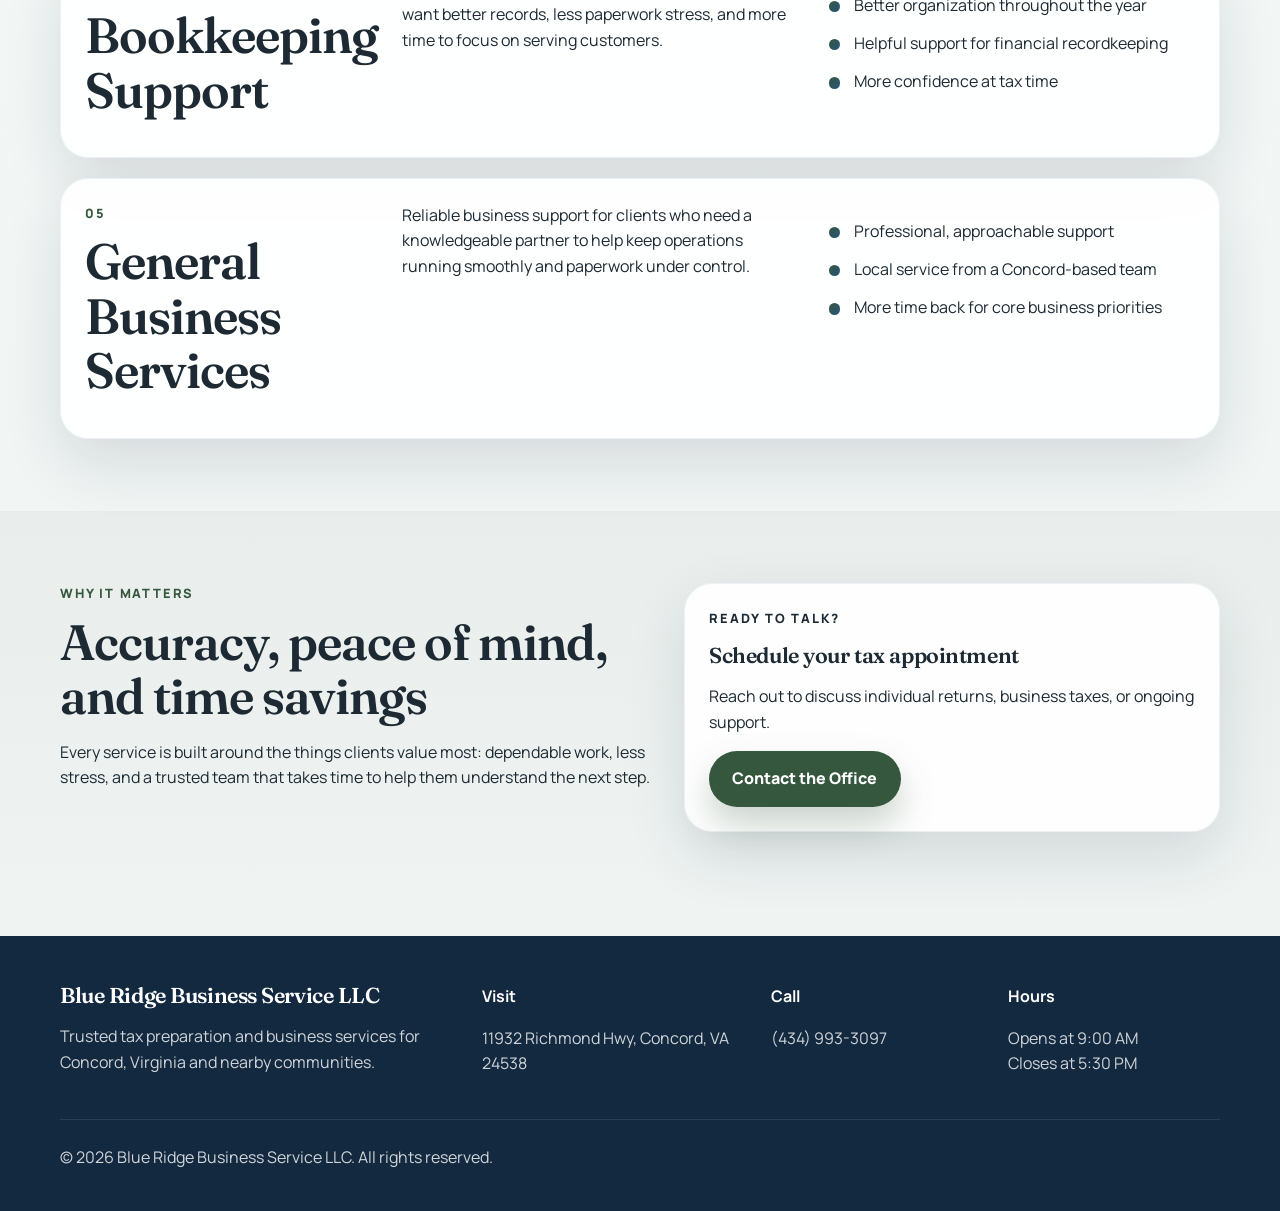
<file: services.html>
<!DOCTYPE html>
<html lang="en">
<head>
  <meta charset="UTF-8">
  <meta name="viewport" content="width=device-width, initial-scale=1.0">
  <title>Services | Blue Ridge Business Service LLC</title>
  <meta name="description" content="Explore tax preparation, tax planning, bookkeeping support, and business services from Blue Ridge Business Service LLC in Concord, VA.">
  <link rel="preconnect" href="https://fonts.googleapis.com">
  <link rel="preconnect" href="https://fonts.gstatic.com" crossorigin>
  <link href="https://fonts.googleapis.com/css2?family=Fraunces:wght@500;600;700&family=Manrope:wght@400;500;600;700;800&display=swap" rel="stylesheet">
  <link rel="stylesheet" href="assets/styles.css">
</head>
<body>
  <div class="topbar"><div class="container topbar-inner"><p>Helping individuals and small businesses save time and gain peace of mind.</p><a href="tel:+14349933097">(434) 993-3097</a></div></div>
  <header class="site-header">
    <div class="container nav-wrap">
      <a class="brand" href="index.html"><span class="brand-mark">BR</span><span><strong>Blue Ridge Business Service LLC</strong><small>Trusted Tax &amp; Business Services</small></span></a>
      <button class="nav-toggle" type="button" aria-expanded="false" aria-controls="site-nav"><span></span><span></span><span></span></button>
      <nav id="site-nav" class="site-nav">
        <a href="index.html">Home</a><a href="about.html">About</a><a class="active" href="services.html">Services</a><a href="reviews.html">Reviews</a><a href="contact.html">Contact</a>
      </nav>
    </div>
  </header>
  <main>
    <section class="page-hero page-hero-services">
      <div class="container narrow-copy">
        <p class="eyebrow">Services</p>
        <h1>Practical tax and business support for every stage</h1>
        <p class="lead">Blue Ridge Business Service LLC helps individuals and businesses stay organized, compliant, and confident year-round.</p>
      </div>
    </section>
    <section class="section">
      <div class="container service-stack">
        <article class="service-card"><div><p class="section-tag">01</p><h2>Individual Tax Preparation</h2></div><p>Accurate, detail-oriented personal tax preparation that reduces stress and helps clients feel confident that nothing important has been overlooked.</p><ul class="service-points"><li>Clear guidance on needed documents</li><li>Accurate filing with personal attention</li><li>Peace of mind from a trusted local team</li></ul></article>
        <article class="service-card"><div><p class="section-tag">02</p><h2>Small Business Tax Services</h2></div><p>Support for entrepreneurs and local businesses that need dependable tax help, responsive communication, and fast turnaround during busy seasons.</p><ul class="service-points"><li>Reliable assistance for business tax needs</li><li>Time savings for busy owners</li><li>Guidance tailored to local small businesses in Virginia</li></ul></article>
        <article class="service-card"><div><p class="section-tag">03</p><h2>Tax Planning &amp; Consultation</h2></div><p>Thoughtful planning and one-on-one consultation that helps clients make informed decisions before deadlines arrive.</p><ul class="service-points"><li>Forward-looking advice</li><li>Reduced surprises and better preparation</li><li>Simple explanations that are easy to follow</li></ul></article>
        <article class="service-card"><div><p class="section-tag">04</p><h2>Bookkeeping Support</h2></div><p>Optional bookkeeping support for businesses that want better records, less paperwork stress, and more time to focus on serving customers.</p><ul class="service-points"><li>Better organization throughout the year</li><li>Helpful support for financial recordkeeping</li><li>More confidence at tax time</li></ul></article>
        <article class="service-card"><div><p class="section-tag">05</p><h2>General Business Services</h2></div><p>Reliable business support for clients who need a knowledgeable partner to help keep operations running smoothly and paperwork under control.</p><ul class="service-points"><li>Professional, approachable support</li><li>Local service from a Concord-based team</li><li>More time back for core business priorities</li></ul></article>
      </div>
    </section>
    <section class="section highlight-strip">
      <div class="container split-layout">
        <div><p class="section-tag">Why it matters</p><h2>Accuracy, peace of mind, and time savings</h2><p>Every service is built around the things clients value most: dependable work, less stress, and a trusted team that takes time to help them understand the next step.</p></div>
        <aside class="content-card"><p class="mini-label">Ready to talk?</p><h3>Schedule your tax appointment</h3><p>Reach out to discuss individual returns, business taxes, or ongoing support.</p><a class="btn btn-primary" href="contact.html">Contact the Office</a></aside>
      </div>
    </section>
  </main>
  <footer class="site-footer">
    <div class="container footer-grid">
      <div><h3>Blue Ridge Business Service LLC</h3><p>Trusted tax preparation and business services for Concord, Virginia and nearby communities.</p></div>
      <div><p><strong>Visit</strong></p><p>11932 Richmond Hwy, Concord, VA 24538</p></div>
      <div><p><strong>Call</strong></p><p><a href="tel:+14349933097">(434) 993-3097</a></p></div>
      <div><p><strong>Hours</strong></p><p>Opens at 9:00 AM<br>Closes at 5:30 PM</p></div>
    </div>
    <div class="container footer-bottom"><p>&copy; <span id="year"></span> Blue Ridge Business Service LLC. All rights reserved.</p></div>
  </footer>
  <script src="assets/script.js"></script>
</body>
</html>
</file>
<file: assets/styles.css>
:root {
  --blue-900: #173555;
  --blue-700: #27547c;
  --green-700: #35573d;
  --green-500: #5f7c63;
  --mist: #eef2f1;
  --stone: #d9dfdc;
  --text: #1d2a33;
  --muted: #55636c;
  --white: #ffffff;
  --shadow: 0 24px 60px rgba(16, 35, 49, 0.12);
  --radius-lg: 28px;
  --radius-md: 18px;
  --radius-sm: 12px;
  --container: 1160px;
}

*,
*::before,
*::after { box-sizing: border-box; }

html { scroll-behavior: smooth; }

body {
  margin: 0;
  font-family: "Manrope", sans-serif;
  color: var(--text);
  background:
    radial-gradient(circle at top left, rgba(95, 124, 99, 0.18), transparent 24%),
    linear-gradient(180deg, #f8fbfa 0%, #eef3f2 100%);
  line-height: 1.6;
}

img { max-width: 100%; display: block; }
a { color: inherit; text-decoration: none; }
p { margin: 0 0 1rem; }

h1, h2, h3 {
  margin: 0 0 1rem;
  font-family: "Fraunces", serif;
  font-weight: 600;
  line-height: 1.1;
  letter-spacing: -0.02em;
}

h1 { font-size: clamp(2.8rem, 6vw, 4.9rem); }
h2 { font-size: clamp(2rem, 4vw, 3.1rem); }
h3 { font-size: 1.35rem; }

.container { width: min(calc(100% - 2rem), var(--container)); margin: 0 auto; }

.topbar {
  background: var(--blue-900);
  color: rgba(255, 255, 255, 0.86);
  font-size: 0.95rem;
}

.topbar-inner {
  display: flex;
  align-items: center;
  justify-content: space-between;
  gap: 1rem;
  padding: 0.75rem 0;
}

.topbar p { margin: 0; }
.topbar a { font-weight: 700; }

.site-header {
  position: sticky;
  top: 0;
  z-index: 20;
  background: rgba(248, 251, 250, 0.92);
  backdrop-filter: blur(16px);
  border-bottom: 1px solid rgba(39, 84, 124, 0.08);
}

.nav-wrap {
  display: flex;
  align-items: center;
  justify-content: space-between;
  gap: 1rem;
  padding: 1rem 0;
}

.brand { display: flex; align-items: center; gap: 0.9rem; }
.brand strong, .brand small { display: block; }
.brand strong { font-size: 1rem; }
.brand small { color: var(--muted); font-size: 0.88rem; }

.brand-mark {
  width: 48px;
  height: 48px;
  display: grid;
  place-items: center;
  border-radius: 16px;
  background: linear-gradient(145deg, var(--green-700), var(--blue-700));
  color: var(--white);
  font-family: "Fraunces", serif;
  font-size: 1.15rem;
}

.site-nav { display: flex; align-items: center; gap: 0.4rem; }
.site-nav a {
  padding: 0.7rem 1rem;
  border-radius: 999px;
  color: var(--muted);
  font-weight: 700;
}

.site-nav a:hover,
.site-nav a.active {
  background: rgba(39, 84, 124, 0.08);
  color: var(--blue-900);
}

.nav-toggle {
  display: none;
  background: transparent;
  border: 0;
  padding: 0.4rem;
  cursor: pointer;
}

.nav-toggle span {
  display: block;
  width: 28px;
  height: 2px;
  background: var(--blue-900);
  margin: 6px 0;
  border-radius: 2px;
}

.hero, .page-hero { position: relative; overflow: hidden; }
.hero { padding: 4.5rem 0 3rem; }

.hero::before,
.page-hero::before {
  content: "";
  position: absolute;
  inset: 0;
  background:
    linear-gradient(135deg, rgba(23, 53, 85, 0.94), rgba(39, 84, 124, 0.85)),
    radial-gradient(circle at top right, rgba(255, 255, 255, 0.18), transparent 30%);
  clip-path: ellipse(78% 100% at 70% 0%);
}

.hero-grid, .split-layout, .contact-layout, .reviews-layout {
  display: grid;
  gap: 2rem;
}

.hero-grid {
  grid-template-columns: 1.15fr 0.85fr;
  align-items: center;
  min-height: 70vh;
}

.hero-copy, .hero-panel, .page-hero .narrow-copy { position: relative; z-index: 1; }

.eyebrow, .section-tag, .mini-label {
  text-transform: uppercase;
  letter-spacing: 0.14em;
  font-weight: 800;
  font-size: 0.8rem;
}

.eyebrow { color: #d4ebdf; margin-bottom: 1rem; }
.hero-copy h1, .hero-copy .lead { color: var(--white); }

.lead {
  font-size: 1.15rem;
  color: var(--muted);
  max-width: 60ch;
}

.hero-actions {
  display: flex;
  flex-wrap: wrap;
  gap: 0.9rem;
  margin: 2rem 0;
}

.btn {
  display: inline-flex;
  align-items: center;
  justify-content: center;
  border: 0;
  border-radius: 999px;
  padding: 0.95rem 1.45rem;
  font-weight: 800;
  transition: transform 160ms ease, box-shadow 160ms ease, background 160ms ease;
}

.btn:hover { transform: translateY(-2px); }
.btn-primary { background: var(--green-700); color: var(--white); box-shadow: 0 18px 35px rgba(53, 87, 61, 0.25); }
.btn-secondary { background: rgba(255, 255, 255, 0.15); color: var(--white); border: 1px solid rgba(255, 255, 255, 0.28); }
.btn-full { width: 100%; }

.rating-card, .hero-card, .scene-card, .stat-card, .info-card, .testimonial-card, .seasonal-banner, .content-card, .service-card, .review-card, .rating-panel, .quote-box {
  border-radius: var(--radius-lg);
  box-shadow: var(--shadow);
}

.rating-card {
  max-width: 34rem;
  background: rgba(255, 255, 255, 0.12);
  border: 1px solid rgba(255, 255, 255, 0.2);
  padding: 1.2rem 1.3rem;
  color: var(--white);
}

.hero-panel { display: grid; gap: 1.4rem; }
.hero-card, .scene-card { padding: 1.6rem; }
.hero-card { background: rgba(255, 255, 255, 0.94); }

.scene-card {
  color: var(--white);
  background:
    linear-gradient(165deg, rgba(17, 46, 69, 0.92), rgba(53, 87, 61, 0.88)),
    url("data:image/svg+xml,%3Csvg xmlns='http://www.w3.org/2000/svg' width='400' height='400' viewBox='0 0 400 400'%3E%3Cg fill='none' stroke='rgba(255,255,255,0.12)' stroke-width='2'%3E%3Cpath d='M0 280 Q80 200 160 250 T320 230 T400 250'/%3E%3Cpath d='M0 320 Q70 260 150 290 T310 275 T400 300'/%3E%3C/g%3E%3C/svg%3E");
}

.scene-badge {
  display: inline-block;
  margin-bottom: 0.8rem;
  padding: 0.45rem 0.75rem;
  border-radius: 999px;
  background: rgba(255, 255, 255, 0.14);
  font-size: 0.85rem;
  font-weight: 700;
}

.check-list, .service-points {
  padding: 0;
  margin: 1rem 0 0;
  list-style: none;
}

.check-list li, .service-points li {
  position: relative;
  padding-left: 1.6rem;
  margin-bottom: 0.8rem;
}

.check-list li::before, .service-points li::before {
  content: "";
  position: absolute;
  left: 0;
  top: 0.5rem;
  width: 0.7rem;
  height: 0.7rem;
  border-radius: 50%;
  background: linear-gradient(135deg, var(--green-700), var(--blue-700));
}

.section { padding: 4.5rem 0; }
.split-layout { grid-template-columns: 1.05fr 0.95fr; align-items: start; }
.section-heading { max-width: 48rem; margin-bottom: 2rem; }
.section-tag { color: var(--green-700); margin-bottom: 0.7rem; }
.stat-grid, .card-grid, .testimonial-grid { display: grid; gap: 1.25rem; }
.stat-grid { grid-template-columns: repeat(2, minmax(0, 1fr)); }

.stat-card, .info-card, .testimonial-card, .content-card, .service-card, .review-card, .rating-panel, .quote-box, .seasonal-banner {
  background: rgba(255, 255, 255, 0.92);
  border: 1px solid rgba(39, 84, 124, 0.08);
  padding: 1.5rem;
}

.stat-card strong {
  display: block;
  font-size: 1.7rem;
  font-family: "Fraunces", serif;
  color: var(--blue-900);
}

.stat-card span { color: var(--muted); }
.card-grid { grid-template-columns: repeat(3, minmax(0, 1fr)); }

.icon-circle {
  width: 44px;
  height: 44px;
  display: grid;
  place-items: center;
  border-radius: 14px;
  margin-bottom: 1rem;
  background: linear-gradient(145deg, rgba(53, 87, 61, 0.12), rgba(39, 84, 124, 0.18));
  color: var(--blue-900);
  font-weight: 800;
}

.testimonial-grid { grid-template-columns: repeat(3, minmax(0, 1fr)); }
.testimonial-card p { font-size: 1.1rem; }
.testimonial-card span, .quote-box span { color: var(--muted); font-weight: 700; }

.faq-list { display: grid; gap: 1rem; }
.faq-list details {
  padding: 1rem 1.15rem;
  border: 1px solid rgba(39, 84, 124, 0.1);
  border-radius: var(--radius-md);
  background: rgba(255, 255, 255, 0.76);
}

.faq-list summary { cursor: pointer; font-weight: 800; list-style: none; }
.faq-list summary::-webkit-details-marker { display: none; }

.seasonal-banner {
  background:
    linear-gradient(165deg, rgba(23, 53, 85, 0.95), rgba(53, 87, 61, 0.88)),
    radial-gradient(circle at top left, rgba(255, 255, 255, 0.18), transparent 22%);
  color: var(--white);
}

.seasonal-banner .mini-label { color: #d7eadc; }
.page-hero { padding: 5rem 0 3rem; }
.page-hero .narrow-copy { max-width: 48rem; color: var(--white); }
.page-hero .lead { color: rgba(255, 255, 255, 0.84); }

.page-hero-about::before,
.page-hero-services::before,
.page-hero-reviews::before,
.page-hero-contact::before {
  clip-path: none;
  background:
    linear-gradient(135deg, rgba(23, 53, 85, 0.94), rgba(53, 87, 61, 0.8)),
    radial-gradient(circle at center right, rgba(255, 255, 255, 0.14), transparent 30%);
}

.accent-card { background: linear-gradient(180deg, rgba(255, 255, 255, 0.96), rgba(240, 245, 243, 0.94)); }
.highlight-strip { background: linear-gradient(180deg, rgba(217, 223, 220, 0.35), rgba(238, 242, 241, 0.1)); }
.quote-box { background: linear-gradient(145deg, var(--blue-900), var(--blue-700)); color: var(--white); }
.service-stack { display: grid; gap: 1.2rem; }
.service-card { display: grid; grid-template-columns: 0.8fr 1.1fr 1fr; align-items: start; gap: 1.5rem; }
.reviews-layout { grid-template-columns: 0.72fr 1.28fr; align-items: start; }
.rating-panel { position: sticky; top: 7rem; text-align: center; }
.stars { letter-spacing: 0.2em; font-size: 1.5rem; color: #cb9f35; margin-bottom: 0.8rem; }
.review-list, .contact-sidebar { display: grid; gap: 1rem; }
.contact-layout { grid-template-columns: 1.1fr 0.9fr; align-items: start; }
.contact-form { display: grid; gap: 0.85rem; }
.contact-form label { font-weight: 700; }

.contact-form input,
.contact-form textarea {
  width: 100%;
  padding: 0.95rem 1rem;
  border-radius: 14px;
  border: 1px solid rgba(39, 84, 124, 0.16);
  background: rgba(248, 251, 250, 0.98);
  font: inherit;
  color: var(--text);
}

.contact-form input:focus,
.contact-form textarea:focus {
  outline: 2px solid rgba(39, 84, 124, 0.24);
  border-color: var(--blue-700);
}

.map-frame {
  border-radius: var(--radius-lg);
  overflow: hidden;
  box-shadow: var(--shadow);
  min-height: 420px;
}

.map-frame iframe { width: 100%; min-height: 420px; border: 0; }

.form-success {
  margin-top: 0.5rem;
  padding: 0.9rem 1rem;
  border-radius: 14px;
  background: rgba(53, 87, 61, 0.1);
  color: var(--green-700);
  font-weight: 700;
}

.site-footer {
  margin-top: 2rem;
  padding: 3rem 0 1.5rem;
  background: #13293f;
  color: rgba(255, 255, 255, 0.8);
}

.footer-grid {
  display: grid;
  grid-template-columns: 1.5fr 1fr 0.8fr 0.8fr;
  gap: 1.5rem;
}

.site-footer h3, .site-footer strong { color: var(--white); }
.footer-bottom { padding-top: 1.6rem; margin-top: 1.6rem; border-top: 1px solid rgba(255, 255, 255, 0.1); }

@media (max-width: 980px) {
  .hero-grid, .split-layout, .contact-layout, .reviews-layout, .service-card, .footer-grid, .card-grid, .testimonial-grid { grid-template-columns: 1fr; }
  .rating-panel { position: static; }
  .site-nav {
    position: absolute;
    top: 100%;
    right: 1rem;
    left: 1rem;
    display: none;
    flex-direction: column;
    align-items: stretch;
    padding: 0.8rem;
    border-radius: 24px;
    background: rgba(248, 251, 250, 0.98);
    box-shadow: var(--shadow);
  }
  .site-nav.open { display: flex; }
  .nav-toggle { display: inline-block; }
}

@media (max-width: 720px) {
  .topbar-inner { flex-direction: column; text-align: center; }
  .hero { padding-top: 3.5rem; }
  .brand strong { font-size: 0.92rem; }
  .brand small { display: none; }
  .stat-grid { grid-template-columns: 1fr; }
  .section { padding: 3.5rem 0; }
}
</file>
